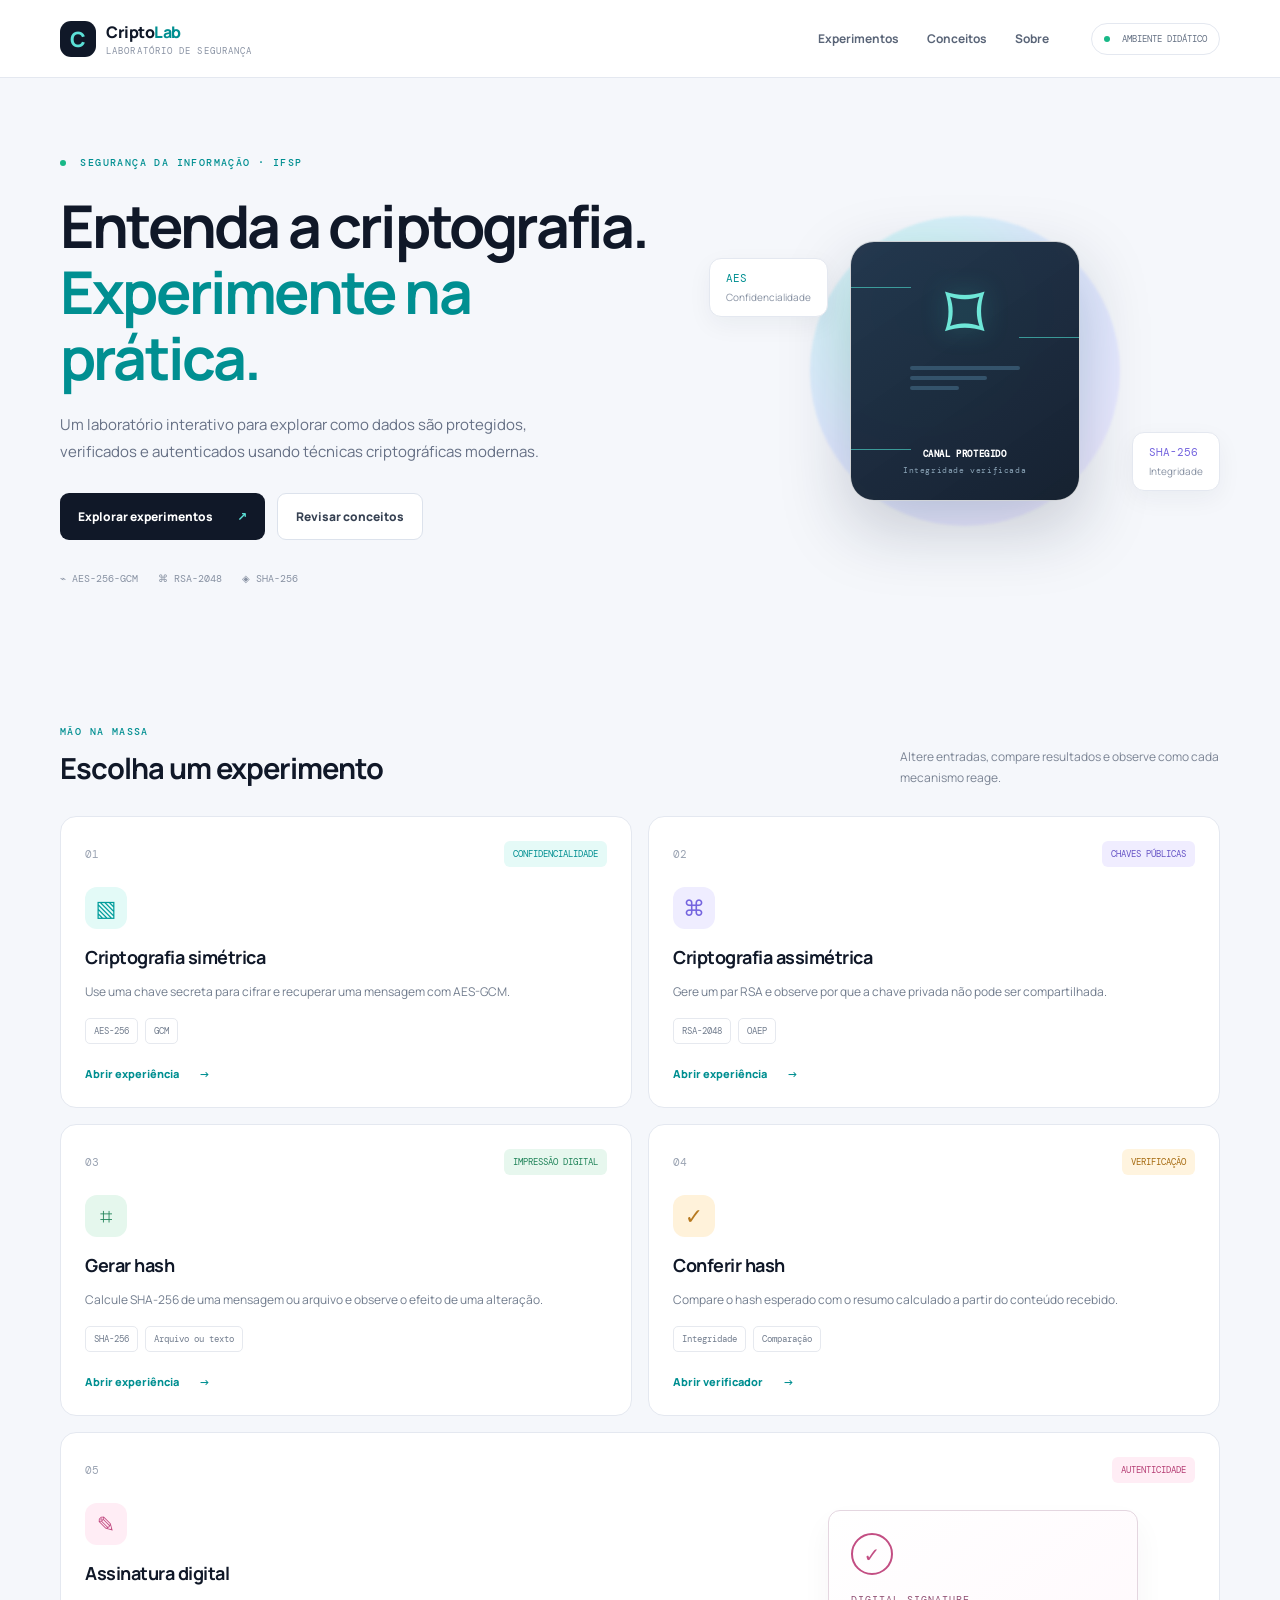
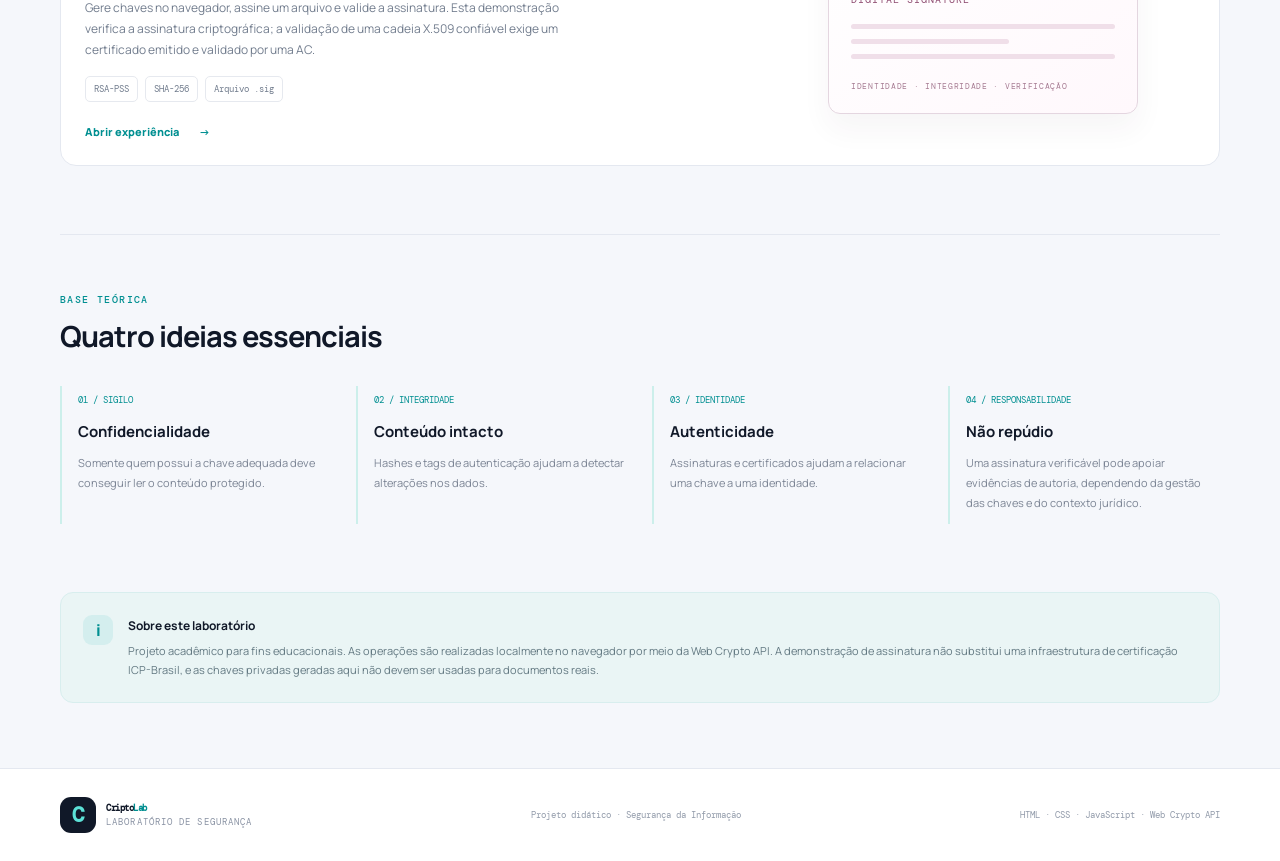
<file: CriptoLab_Aplicacoes_HTML_CSS_JS/CriptoLab/index.html>
<!doctype html>
<html lang="pt-BR">
<head>
<meta charset="utf-8"><meta name="viewport" content="width=device-width, initial-scale=1">
<meta name="theme-color" content="#101828"><title>CriptoLab | Segurança da Informação</title>
<link rel="stylesheet" href="style.css">
</head>
<body>
<header class="topbar"><a class="brand" href="#"><span class="brandmark">C</span><span>Cripto<span class="accent">Lab</span><small>LABORATÓRIO DE SEGURANÇA</small></span></a><nav><a href="#experimentos">Experimentos</a><a href="#conceitos">Conceitos</a><a href="#sobre">Sobre</a></nav><span class="pill"><i></i> AMBIENTE DIDÁTICO</span></header>
<main>
<section class="hero"><div class="hero-copy"><div class="eyebrow"><span></span> SEGURANÇA DA INFORMAÇÃO · IFSP</div><h1>Entenda a criptografia.<br><em>Experimente na prática.</em></h1><p>Um laboratório interativo para explorar como dados são protegidos, verificados e autenticados usando técnicas criptográficas modernas.</p><div class="hero-actions"><a class="btn primary" href="#experimentos">Explorar experimentos <b>↗</b></a><a class="btn ghost" href="#conceitos">Revisar conceitos</a></div><div class="hero-meta"><span>⌁ AES-256-GCM</span><span>⌘ RSA-2048</span><span>◈ SHA-256</span></div></div><div class="hero-art"><div class="orb"></div><div class="lock-card"><div class="lock-icon">⌑</div><div class="lock-lines"><span></span><span></span><span></span></div><div class="lock-status"><b>CANAL PROTEGIDO</b><span>Integridade verificada</span></div><div class="circuit c1"></div><div class="circuit c2"></div><div class="circuit c3"></div></div><div class="float-tag tag-a">AES <small>Confidencialidade</small></div><div class="float-tag tag-b">SHA-256 <small>Integridade</small></div></div></section>
<section class="section" id="experimentos"><div class="section-head"><div><div class="eyebrow">MÃO NA MASSA</div><h2>Escolha um experimento</h2></div><p>Altere entradas, compare resultados e observe como cada mecanismo reage.</p></div>
<div class="cards">
<article class="experiment"><div class="card-top"><span class="number">01</span><span class="chip cyan">CONFIDENCIALIDADE</span></div><div class="card-icon cyan-bg">▧</div><h3>Criptografia simétrica</h3><p>Use uma chave secreta para cifrar e recuperar uma mensagem com AES-GCM.</p><div class="tags"><span>AES-256</span><span>GCM</span></div><button class="text-btn" data-open="symmetric">Abrir experiência <b>→</b></button></article>
<article class="experiment"><div class="card-top"><span class="number">02</span><span class="chip violet">CHAVES PÚBLICAS</span></div><div class="card-icon violet-bg">⌘</div><h3>Criptografia assimétrica</h3><p>Gere um par RSA e observe por que a chave privada não pode ser compartilhada.</p><div class="tags"><span>RSA-2048</span><span>OAEP</span></div><button class="text-btn" data-open="asymmetric">Abrir experiência <b>→</b></button></article>
<article class="experiment"><div class="card-top"><span class="number">03</span><span class="chip green">IMPRESSÃO DIGITAL</span></div><div class="card-icon green-bg">⌗</div><h3>Gerar hash</h3><p>Calcule SHA-256 de uma mensagem ou arquivo e observe o efeito de uma alteração.</p><div class="tags"><span>SHA-256</span><span>Arquivo ou texto</span></div><button class="text-btn" data-open="hash">Abrir experiência <b>→</b></button></article>
<article class="experiment"><div class="card-top"><span class="number">04</span><span class="chip amber">VERIFICAÇÃO</span></div><div class="card-icon amber-bg">✓</div><h3>Conferir hash</h3><p>Compare o hash esperado com o resumo calculado a partir do conteúdo recebido.</p><div class="tags"><span>Integridade</span><span>Comparação</span></div><a class="text-btn" href="verificar-hash.html">Abrir verificador <b>→</b></a></article>
<article class="experiment wide"><div class="card-top"><span class="number">05</span><span class="chip pink">AUTENTICIDADE</span></div><div class="signature-layout"><div><div class="card-icon pink-bg">✎</div><h3>Assinatura digital</h3><p>Gere chaves no navegador, assine um arquivo e valide a assinatura. Esta demonstração verifica a assinatura criptográfica; a validação de uma cadeia X.509 confiável exige um certificado emitido e validado por uma AC.</p><div class="tags"><span>RSA-PSS</span><span>SHA-256</span><span>Arquivo .sig</span></div><button class="text-btn" data-open="signature">Abrir experiência <b>→</b></button></div><div class="certificate"><div class="cert-seal">✓</div><div class="cert-title">DIGITAL SIGNATURE</div><div class="cert-line"></div><div class="cert-line short"></div><div class="cert-line"></div><div class="cert-foot">IDENTIDADE · INTEGRIDADE · VERIFICAÇÃO</div></div></div></article>
</div></section>
<section class="section concepts" id="conceitos"><div class="eyebrow">BASE TEÓRICA</div><h2>Quatro ideias essenciais</h2><div class="concept-grid"><div><span>01 / SIGILO</span><h3>Confidencialidade</h3><p>Somente quem possui a chave adequada deve conseguir ler o conteúdo protegido.</p></div><div><span>02 / INTEGRIDADE</span><h3>Conteúdo intacto</h3><p>Hashes e tags de autenticação ajudam a detectar alterações nos dados.</p></div><div><span>03 / IDENTIDADE</span><h3>Autenticidade</h3><p>Assinaturas e certificados ajudam a relacionar uma chave a uma identidade.</p></div><div><span>04 / RESPONSABILIDADE</span><h3>Não repúdio</h3><p>Uma assinatura verificável pode apoiar evidências de autoria, dependendo da gestão das chaves e do contexto jurídico.</p></div></div></section>
<section class="notice" id="sobre"><div class="notice-icon">i</div><div><h3>Sobre este laboratório</h3><p>Projeto acadêmico para fins educacionais. As operações são realizadas localmente no navegador por meio da Web Crypto API. A demonstração de assinatura não substitui uma infraestrutura de certificação ICP-Brasil, e as chaves privadas geradas aqui não devem ser usadas para documentos reais.</p></div></section>
</main><footer><a class="brand" href="#"><span class="brandmark">C</span><span>Cripto<span class="accent">Lab</span><small>LABORATÓRIO DE SEGURANÇA</small></span></a><span>Projeto didático · Segurança da Informação</span><span>HTML · CSS · JavaScript · Web Crypto API</span></footer>
<div class="modal-backdrop" id="modal" aria-hidden="true"><section class="modal"><button class="close" id="close" aria-label="Fechar">×</button><div class="eyebrow" id="modal-kicker">EXPERIMENTO</div><h2 id="modal-title">Título</h2><p class="modal-intro" id="modal-desc"></p><div id="modal-body"></div><div id="result" class="result hidden" role="status"></div></section></div>
<script src="app.js"></script>
</body></html>
</file>
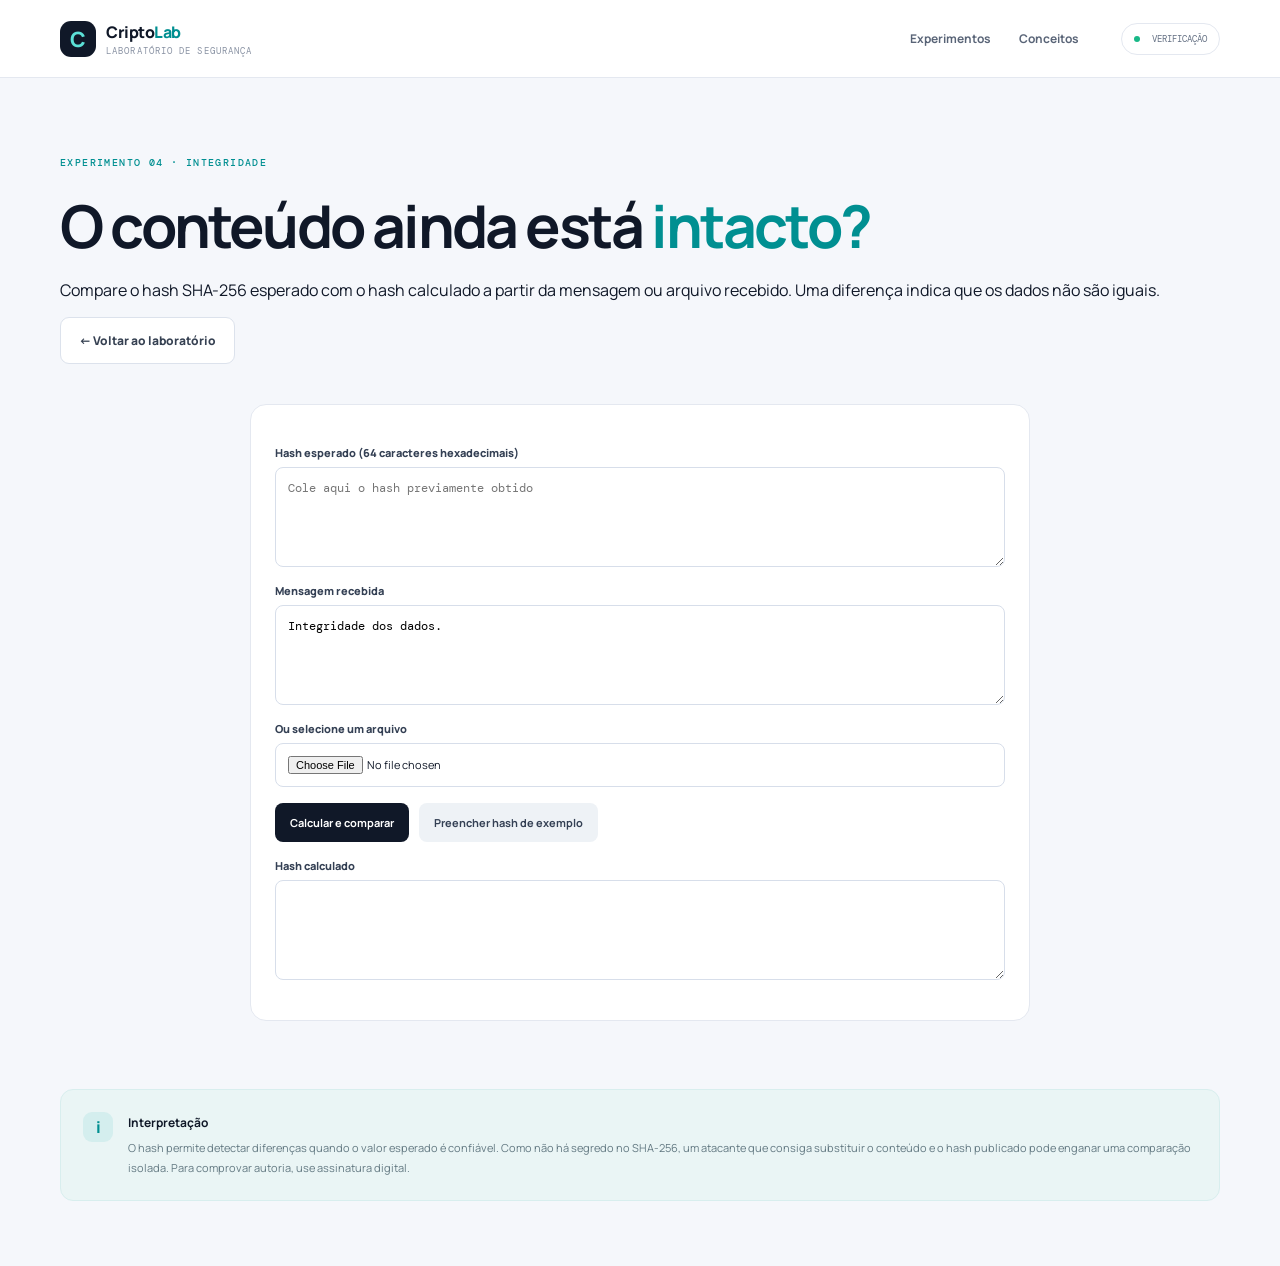
<file: CriptoLab_Aplicacoes_HTML_CSS_JS/CriptoLab/verificar-hash.html>
<!doctype html><html lang="pt-BR"><head><meta charset="utf-8"><meta name="viewport" content="width=device-width,initial-scale=1"><title>Conferir hash | CriptoLab</title><link rel="stylesheet" href="style.css"></head><body><header class="topbar"><a class="brand" href="index.html"><span class="brandmark">C</span><span>Cripto<span class="accent">Lab</span><small>LABORATÓRIO DE SEGURANÇA</small></span></a><nav><a href="index.html#experimentos">Experimentos</a><a href="index.html#conceitos">Conceitos</a></nav><span class="pill"><i></i> VERIFICAÇÃO</span></header><main><section class="hero" style="grid-template-columns:1fr;padding-bottom:25px"><div><div class="eyebrow">EXPERIMENTO 04 · INTEGRIDADE</div><h1>O conteúdo ainda está <em>intacto?</em></h1><p>Compare o hash SHA-256 esperado com o hash calculado a partir da mensagem ou arquivo recebido. Uma diferença indica que os dados não são iguais.</p><a class="btn ghost" href="index.html">← Voltar ao laboratório</a></div></section><section class="section" style="padding-top:15px"><div class="experiment" style="max-width:780px;margin:auto"><div class="field"><label>Hash esperado (64 caracteres hexadecimais)</label><textarea id="expected" placeholder="Cole aqui o hash previamente obtido"></textarea></div><div class="field"><label>Mensagem recebida</label><textarea id="message">Integridade dos dados.</textarea></div><div class="field"><label>Ou selecione um arquivo</label><input class="file-input" type="file" id="file"></div><div class="modal-actions"><button class="action" id="check">Calcular e comparar</button><button class="action secondary" id="sample">Preencher hash de exemplo</button></div><div class="result hidden" id="result" role="status"></div><div class="field"><label>Hash calculado</label><textarea id="actual" readonly></textarea></div></div></section><section class="notice"><div class="notice-icon">i</div><div><h3>Interpretação</h3><p>O hash permite detectar diferenças quando o valor esperado é confiável. Como não há segredo no SHA-256, um atacante que consiga substituir o conteúdo e o hash publicado pode enganar uma comparação isolada. Para comprovar autoria, use assinatura digital.</p></div></section></main><script>
const $=s=>document.querySelector(s), enc=new TextEncoder();const hex=b=>Array.from(new Uint8Array(b),x=>x.toString(16).padStart(2,'0')).join('');async function calc(){let f=$('#file').files[0],d=f?await f.arrayBuffer():enc.encode($('#message').value);return hex(await crypto.subtle.digest('SHA-256',d))}$('#check').onclick=async()=>{let h=await calc();$('#actual').value=h;let e=$('#expected').value.trim().toLowerCase(),r=$('#result');r.classList.remove('hidden','bad');if(!e){r.textContent='Informe o hash esperado para realizar a comparação.';r.classList.add('bad')}else if(e===h){r.textContent='HASH CONFERE: os dados analisados produzem o mesmo SHA-256.'}else{r.textContent='HASH NÃO CONFERE: o conteúdo é diferente do esperado ou o hash informado está incorreto.';r.classList.add('bad')}};$('#sample').onclick=async()=>{$('#expected').value=hex(await crypto.subtle.digest('SHA-256',enc.encode($('#message').value)));$('#result').classList.add('hidden')};
</script></body></html>
</file>
<file: CriptoLab_Aplicacoes_HTML_CSS_JS/CriptoLab/style.css>
@import url('https://fonts.googleapis.com/css2?family=DM+Mono:wght@400;500&family=Manrope:wght@400;500;600;700;800&display=swap');
:root{--bg:#f5f7fb;--ink:#101828;--muted:#667085;--line:#e4e8f0;--navy:#101828;--cyan:#00a8a8;--violet:#7565df;--green:#21845a;--amber:#b7791f;--pink:#c34e83}*{box-sizing:border-box}html{scroll-behavior:smooth}body{margin:0;background:var(--bg);color:var(--ink);font-family:Manrope,system-ui,sans-serif}.topbar{height:78px;padding:0 max(calc((100vw - 1160px)/2),24px);display:flex;align-items:center;gap:42px;background:#fff;border-bottom:1px solid var(--line)}.brand{display:flex;align-items:center;gap:10px;text-decoration:none;color:var(--ink);font-weight:800;letter-spacing:-.5px}.brandmark{width:36px;height:36px;border-radius:11px;background:var(--navy);color:#5ce1d7;display:grid;place-items:center;font-size:21px}.brand small{display:block;font:9px 'DM Mono',monospace;letter-spacing:1.1px;color:#8992a3;margin-top:2px}.accent{color:#008f91}.topbar nav{display:flex;gap:28px;margin-left:auto}.topbar nav a{font-size:12px;text-decoration:none;color:#596477;font-weight:700}.pill{font:9px 'DM Mono',monospace;color:#657184;border:1px solid var(--line);padding:9px 12px;border-radius:99px}.pill i,.eyebrow span{display:inline-block;width:6px;height:6px;border-radius:50%;background:#18b887;margin-right:7px}.hero{max-width:1160px;margin:auto;padding:78px 0 82px;display:grid;grid-template-columns:1.08fr .92fr;align-items:center;gap:50px}.eyebrow{font:10px 'DM Mono',monospace;letter-spacing:1.4px;color:#008f91;font-weight:500}.hero h1{font-size:clamp(38px,5vw,59px);line-height:1.12;letter-spacing:-2.8px;margin:24px 0 20px}.hero h1 em{font-style:normal;color:#008f91}.hero-copy>p{font-size:15px;line-height:1.8;color:#667085;max-width:520px}.hero-actions{display:flex;gap:12px;margin-top:28px}.btn{padding:14px 18px;border-radius:9px;text-decoration:none;font-size:12px;font-weight:800;display:inline-flex;gap:24px;align-items:center}.primary{background:var(--navy);color:white}.primary b{color:#5ce1d7}.ghost{border:1px solid #dce2ec;color:#364152;background:white}.hero-meta{display:flex;gap:20px;margin-top:32px;font:10px 'DM Mono',monospace;color:#8791a2}.hero-art{height:350px;position:relative;display:grid;place-items:center}.orb{position:absolute;width:310px;height:310px;border-radius:50%;background:radial-gradient(circle at 35% 30%,#c9fbf0,#dfe9ff 54%,#f4e9ff);filter:blur(1px)}.lock-card{z-index:1;width:230px;height:260px;border:1px solid #ffffffc9;border-radius:24px;background:linear-gradient(145deg,#172b43eF,#0d1928f5);box-shadow:0 25px 70px #14223c38;display:flex;flex-direction:column;align-items:center;padding:25px;position:relative;overflow:hidden}.lock-icon{font-size:78px;color:#6ee7d8;line-height:1.15;text-shadow:0 0 25px #37dbc766}.lock-lines{width:110px;display:grid;gap:6px;margin-top:10px}.lock-lines span{height:4px;border-radius:9px;background:#34536b}.lock-lines span:nth-child(2){width:70%}.lock-lines span:nth-child(3){width:45%}.lock-status{margin-top:auto;text-align:center;display:grid;gap:5px;color:#fff;font:9px 'DM Mono',monospace;letter-spacing:.6px}.lock-status span{color:#8da6b9;font-size:8px}.circuit{position:absolute;width:60px;height:1px;background:#48c8be;opacity:.7}.c1{top:45px;left:0}.c2{right:0;top:95px}.c3{bottom:50px;left:0}.float-tag{position:absolute;background:white;padding:12px 16px;border:1px solid #e4e8f0;border-radius:12px;box-shadow:0 8px 25px #1d2a3b0d;font:11px 'DM Mono',monospace;z-index:2}.float-tag small{display:block;font:10px Manrope;color:#8791a2;margin-top:5px}.tag-a{left:0;top:62px;color:#008f91}.tag-b{right:0;bottom:55px;color:#7565df}.section{max-width:1160px;margin:auto;padding:58px 0}.section-head{display:flex;align-items:end;justify-content:space-between;margin-bottom:28px}.section h2{font-size:29px;letter-spacing:-1px;margin:10px 0 0}.section-head>p{font-size:12px;color:#7b8494;max-width:320px;line-height:1.7;margin:0}.cards{display:grid;grid-template-columns:repeat(2,1fr);gap:16px}.experiment{background:white;border:1px solid var(--line);border-radius:16px;padding:24px;min-height:270px;transition:transform .2s,box-shadow .2s}.experiment:hover{transform:translateY(-3px);box-shadow:0 16px 35px #1d2a3b0c}.card-top{display:flex;align-items:center;justify-content:space-between}.number{font:11px 'DM Mono',monospace;color:#9aa3b2}.chip{font:9px 'DM Mono',monospace;padding:7px 9px;border-radius:6px}.cyan{color:#008f91;background:#e5faf7}.violet{color:#6755c6;background:#f0edff}.green{color:#21845a;background:#e7f7ee}.amber{color:#a66b11;background:#fff4df}.pink{color:#b63f75;background:#ffedf5}.card-icon{width:42px;height:42px;border-radius:12px;display:grid;place-items:center;font-size:22px;margin-top:20px}.cyan-bg{background:#e3faf7;color:#009c9b}.violet-bg{background:#efedff;color:#7565df}.green-bg{background:#e5f7ed;color:#21845a}.amber-bg{background:#fff2da;color:#b7791f}.pink-bg{background:#ffedf5;color:#c34e83}.experiment h3{font-size:18px;margin:16px 0 8px;letter-spacing:-.5px}.experiment p{font-size:12px;line-height:1.75;color:#727d8e;max-width:500px}.tags{display:flex;gap:7px;flex-wrap:wrap;margin-top:16px}.tags span{font:9px 'DM Mono',monospace;border:1px solid #e6e9ef;color:#727d8e;padding:6px 8px;border-radius:5px}.text-btn{border:0;background:none;color:#008f91;font:800 11px Manrope;display:inline-flex;gap:20px;align-items:center;padding:0;margin-top:22px;cursor:pointer;text-decoration:none}.wide{grid-column:1/-1;min-height:300px}.signature-layout{display:grid;grid-template-columns:1.2fr .8fr;align-items:center;gap:50px}.certificate{border:1px solid #e4d6e0;border-radius:12px;background:linear-gradient(145deg,#fff,#fff8fc);padding:22px;max-width:310px;justify-self:center;width:100%;box-shadow:0 15px 30px #39263b0c}.cert-seal{width:42px;height:42px;border:2px solid #c34e83;border-radius:50%;display:grid;place-items:center;color:#c34e83;font-size:20px}.cert-title{font:10px 'DM Mono',monospace;letter-spacing:1px;margin:18px 0;color:#8e4b70}.cert-line{height:5px;background:#f0dfe9;border-radius:9px;margin:10px 0}.cert-line.short{width:60%}.cert-foot{font:8px 'DM Mono',monospace;letter-spacing:.7px;color:#a77c93;margin-top:22px}.concepts{border-top:1px solid var(--line);margin-top:10px}.concept-grid{display:grid;grid-template-columns:repeat(4,1fr);gap:24px;margin-top:30px}.concept-grid>div{border-left:2px solid #ccefeb;padding-left:16px}.concept-grid span{font:9px 'DM Mono',monospace;color:#008f91}.concept-grid h3{font-size:15px;margin:13px 0 8px}.concept-grid p{font-size:11px;color:#7b8494;line-height:1.8}.notice{max-width:1160px;margin:10px auto 65px;background:#eaf5f5;border:1px solid #d8eeee;border-radius:13px;padding:22px;display:flex;gap:15px}.notice-icon{background:#d4eeee;color:#008f91;min-width:30px;height:30px;border-radius:9px;display:grid;place-items:center;font-weight:800}.notice h3{font-size:12px;margin:2px 0 7px}.notice p{font-size:11px;line-height:1.8;color:#637982;margin:0}footer{background:#fff;border-top:1px solid var(--line);padding:28px max(calc((100vw - 1160px)/2),24px);display:flex;align-items:center;justify-content:space-between;color:#929baa;font:9px 'DM Mono',monospace}.modal-backdrop{display:none;position:fixed;inset:0;background:#1018289c;z-index:20;padding:24px;overflow:auto;align-items:center;justify-content:center}.modal-backdrop.show{display:flex}.modal{width:min(680px,100%);max-height:90vh;overflow:auto;background:white;border-radius:18px;padding:32px;position:relative;box-shadow:0 25px 100px #0003}.close{position:absolute;right:20px;top:18px;border:0;background:#f2f4f7;width:34px;height:34px;border-radius:9px;font-size:24px;cursor:pointer}.modal h2{margin:10px 0;font-size:26px}.modal-intro{font-size:12px;line-height:1.7;color:#667085}.field{display:grid;gap:7px;margin:16px 0}.field label{font-size:11px;font-weight:800;color:#344054}.field textarea,.field input{width:100%;padding:12px;border:1px solid #d7deea;border-radius:8px;font:12px 'DM Mono',monospace;outline:none}.field textarea:focus,.field input:focus{border-color:#00a8a8;box-shadow:0 0 0 3px #00a8a81a}.field textarea{min-height:100px;resize:vertical}.modal-actions{display:flex;gap:10px;flex-wrap:wrap;margin-top:16px}.action{border:0;border-radius:8px;background:var(--navy);color:white;padding:12px 15px;font:700 11px Manrope;cursor:pointer}.action.secondary{background:#eef2f6;color:#344054}.result{padding:13px;border-radius:9px;background:#eaf8ef;color:#17663d;font-size:12px;line-height:1.7;margin-top:16px;overflow-wrap:anywhere}.result.bad{background:#fff0f0;color:#a12b2b}.hidden{display:none}.mono{font:11px 'DM Mono',monospace;overflow-wrap:anywhere}.file-input{font:11px Manrope!important}@media(max-width:900px){.hero,.section,.notice{margin-left:24px;margin-right:24px}.hero{padding-top:55px;grid-template-columns:1fr;gap:10px}.hero-art{height:310px}.topbar{padding:0 20px;gap:14px}.topbar nav{gap:12px}.pill{display:none}.concept-grid{grid-template-columns:repeat(2,1fr)}footer{gap:16px;flex-wrap:wrap}.section-head{align-items:start;gap:15px;flex-direction:column}}@media(max-width:600px){.topbar{height:68px}.topbar nav{display:none}.hero{padding-top:40px}.hero h1{font-size:42px;letter-spacing:-2px}.hero-meta{gap:10px;font-size:8px}.cards{grid-template-columns:1fr}.wide{grid-column:auto}.signature-layout{grid-template-columns:1fr;gap:20px}.certificate{justify-self:start}.concept-grid{grid-template-columns:1fr 1fr;gap:20px}.section{padding:38px 0}.modal{padding:24px 18px}.hero-art{transform:scale(.92);margin:0 -15px}.section-head>p{max-width:none}}
</file>
